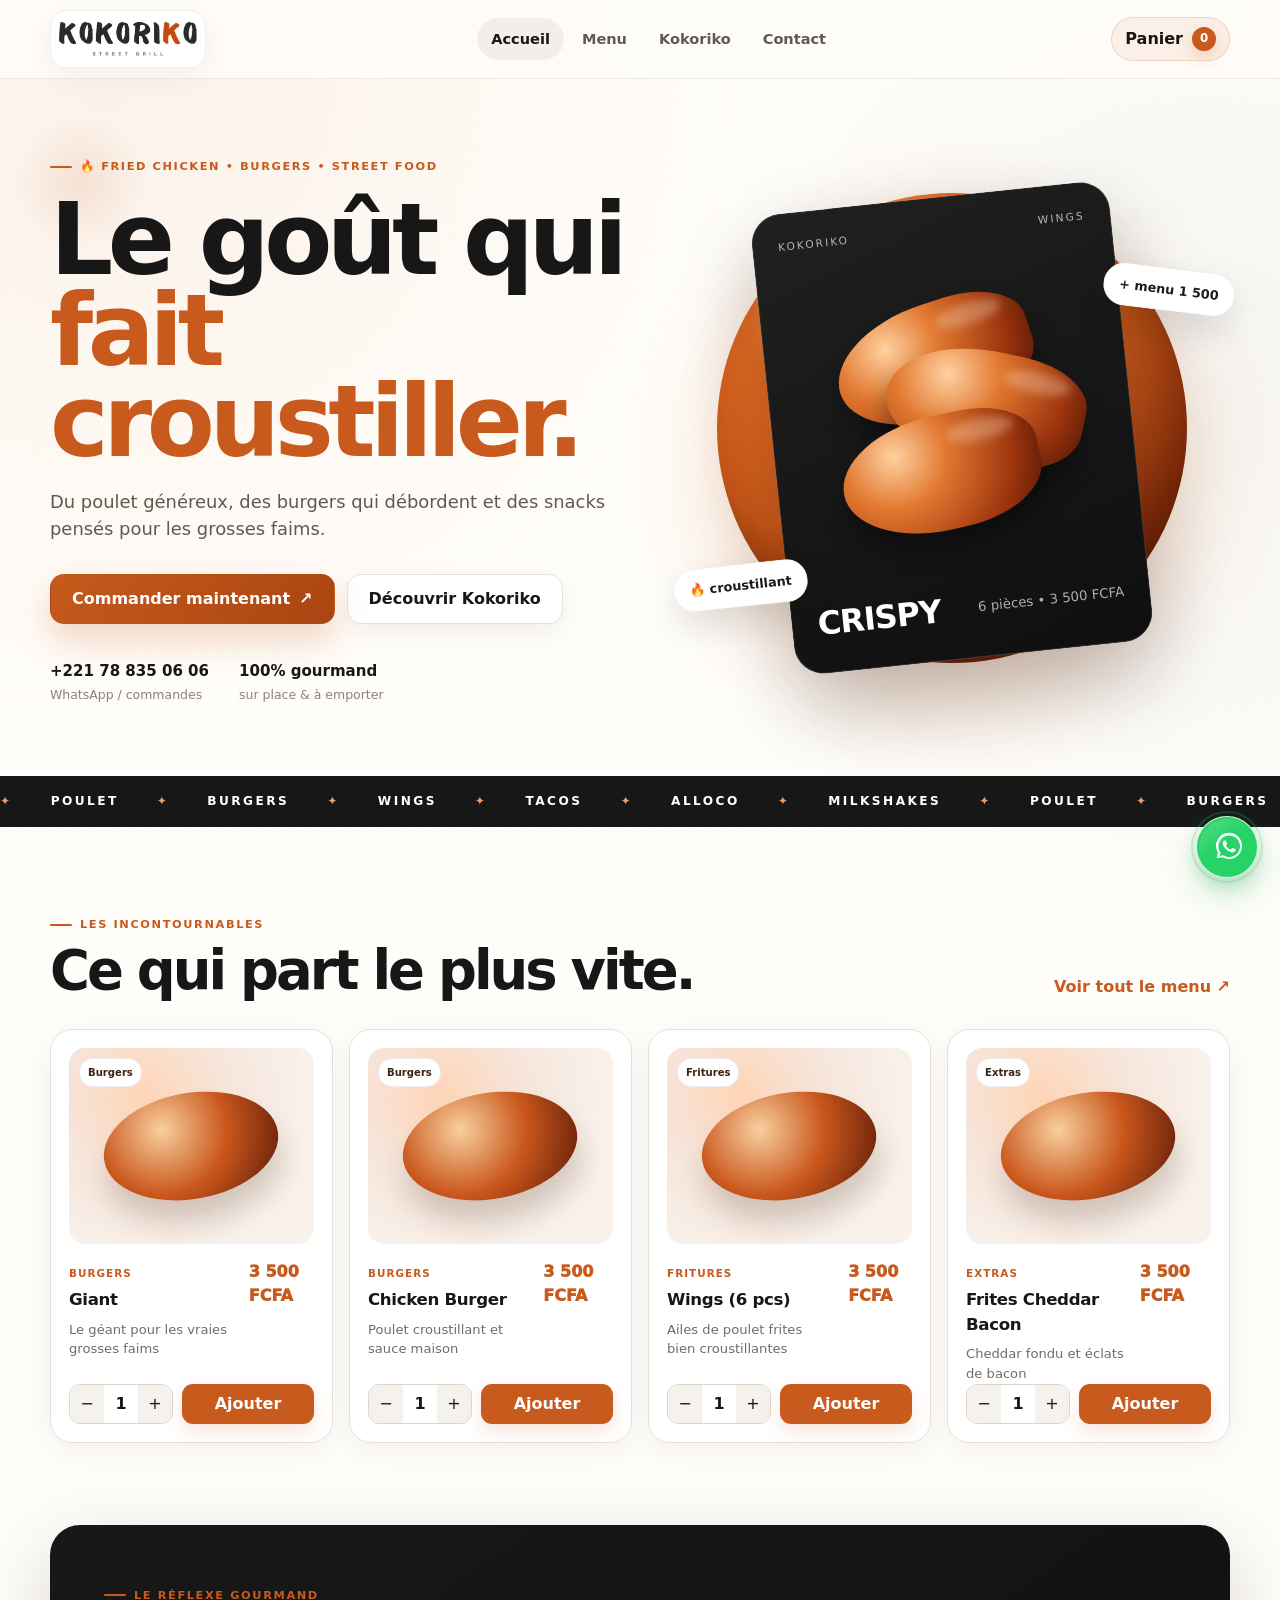
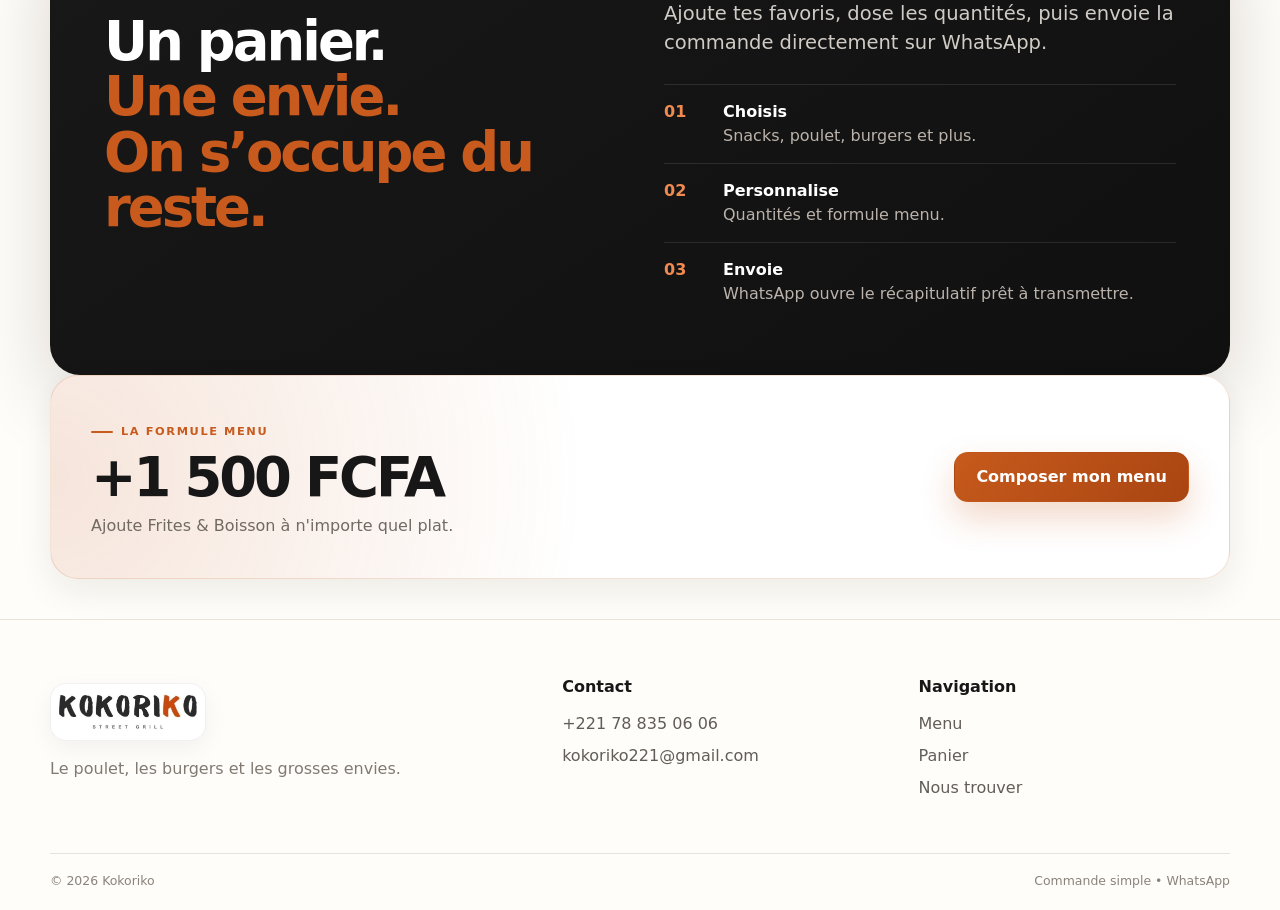
<file: index.html>
<!doctype html><html lang="fr"><head><meta charset="utf-8"><meta name="viewport" content="width=device-width, initial-scale=1"><meta name="description" content="Kokoriko — poulet, burgers, snacks et accompagnements. Commandez en ligne et envoyez votre panier par WhatsApp."><meta name="theme-color" content="#c75a1c"><meta name="color-scheme" content="light"><link rel="manifest" href="manifest.json"><link rel="icon" href="assets/icon-192.png"><link rel="apple-touch-icon" href="assets/icon-192.png"><title>Kokoriko — Le goût qui fait croustiller</title><link rel="preload" as="image" href="assets/logokok-cropped.webp"><link rel="stylesheet" href="styles.css"><script defer src="js/menuData.js"></script><script defer src="js/app.js"></script></head><body data-page="home"><div class="site-loader" data-site-loader aria-hidden="true">
  <div class="loader-mark">
    <img src="assets/logokok-cropped.webp" alt="">
    <span class="loader-line"></span>
  </div>
  <span class="loader-caption">STREET GRILL • DAKAR</span>
</div><div class="noise" aria-hidden="true"></div><header class="site-header">
  <a class="brand" href="index.html" aria-label="Kokoriko, accueil">
    <span class="brand-mark"><img src="assets/logokok-cropped.webp" alt="Kokoriko Street Grill" onerror="this.style.display='none'"><span>K</span></span>
  </a>
  <nav class="main-nav" aria-label="Navigation principale">
    <a class="nav-link is-active" href="index.html">Accueil</a>
    <a class="nav-link " href="menu.html">Menu</a>
    <a class="nav-link " href="a-propos.html">Kokoriko</a>
    <a class="nav-link " href="contact.html">Contact</a>
  </nav>
  <a class="cart-pill" href="panier.html" aria-label="Voir le panier"><span>Panier</span><b data-cart-count>0</b></a>
  <button class="menu-toggle" type="button" aria-label="Ouvrir le menu" data-menu-toggle>☰</button>
  <nav class="mobile-nav" aria-label="Navigation mobile">
    <a class="is-active" href="index.html">Accueil</a><a class="" href="menu.html">Menu</a><a class="" href="a-propos.html">Kokoriko</a><a class="" href="contact.html">Contact</a><a href="panier.html">Panier (<span data-cart-count>0</span>)</a>
  </nav>
</header><main><section class="hero shell"><div class="hero-copy reveal"><span class="eyebrow">🔥 Fried chicken • burgers • street food</span><h1>Le goût qui<br><em>fait croustiller.</em></h1><p>Du poulet généreux, des burgers qui débordent et des snacks pensés pour les grosses faims.</p><div class="hero-actions"><a class="btn btn-primary" href="menu.html">Commander maintenant <span>↗</span></a><a class="btn btn-ghost" href="a-propos.html">Découvrir Kokoriko</a></div><div class="hero-meta"><span><b>+221 78 835 06 06</b><small>WhatsApp / commandes</small></span><span><b>100% gourmand</b><small>sur place & à emporter</small></span></div></div><div class="hero-art reveal reveal-delay" aria-label="Illustration Kokoriko"><div class="sun-disc"></div><div class="chicken-card"><div class="card-top"><span>KOKORIKO</span><span>WINGS</span></div><div class="food-stack"><div class="wing wing-1"></div><div class="wing wing-2"></div><div class="wing wing-3"></div></div><div class="card-bottom"><strong>CRISPY</strong><small>6 pièces • 3 500 FCFA</small></div></div><div class="floating-note note-1">🔥 croustillant</div><div class="floating-note note-2">+ menu 1 500</div></div></section><section class="marquee" aria-label="Spécialités Kokoriko"><div><span>POULET</span><span>BURGERS</span><span>WINGS</span><span>TACOS</span><span>ALLOCO</span><span>MILKSHAKES</span><span>POULET</span><span>BURGERS</span></div></section><section class="section shell"><div class="section-head"><div><span class="eyebrow">Les incontournables</span><h2>Ce qui part le plus vite.</h2></div><a class="text-link" href="menu.html">Voir tout le menu ↗</a></div><div class="product-grid" data-featured></div></section><section class="section dark-panel shell"><div class="story-grid"><div><span class="eyebrow">Le réflexe gourmand</span><h2>Un panier.<br><em>Une envie.<br>On s’occupe du reste.</em></h2></div><div><p class="lead">Ajoute tes favoris, dose les quantités, puis envoie la commande directement sur WhatsApp.</p><div class="feature-list"><div><span>01</span><p><strong>Choisis</strong><br>Snacks, poulet, burgers et plus.</p></div><div><span>02</span><p><strong>Personnalise</strong><br>Quantités et formule menu.</p></div><div><span>03</span><p><strong>Envoie</strong><br>WhatsApp ouvre le récapitulatif prêt à transmettre.</p></div></div></div></div></section><section class="section shell cta-banner"><div><span class="eyebrow">La formule menu</span><h2>+1 500 FCFA</h2><p>Ajoute Frites & Boisson à n'importe quel plat.</p></div><a class="btn btn-primary" href="menu.html">Composer mon menu</a></section></main><footer class="site-footer"><div class="shell footer-grid"><div><a class="brand" href="index.html"><span class="brand-mark"><img src="assets/logokok-cropped.webp" alt="Kokoriko Street Grill" onerror="this.style.display='none'"><span>K</span></span></a><p>Le poulet, les burgers et les grosses envies.</p></div><div><span class="footer-label">Contact</span><a href="tel:+221788350606">+221 78 835 06 06</a><a href="mailto:kokoriko221@gmail.com">kokoriko221@gmail.com</a></div><div><span class="footer-label">Navigation</span><a href="menu.html">Menu</a><a href="panier.html">Panier</a><a href="contact.html">Nous trouver</a></div></div><div class="shell footer-bottom"><span>© <span data-year></span> Kokoriko</span><span>Commande simple • WhatsApp</span></div></footer></body></html>
</file>
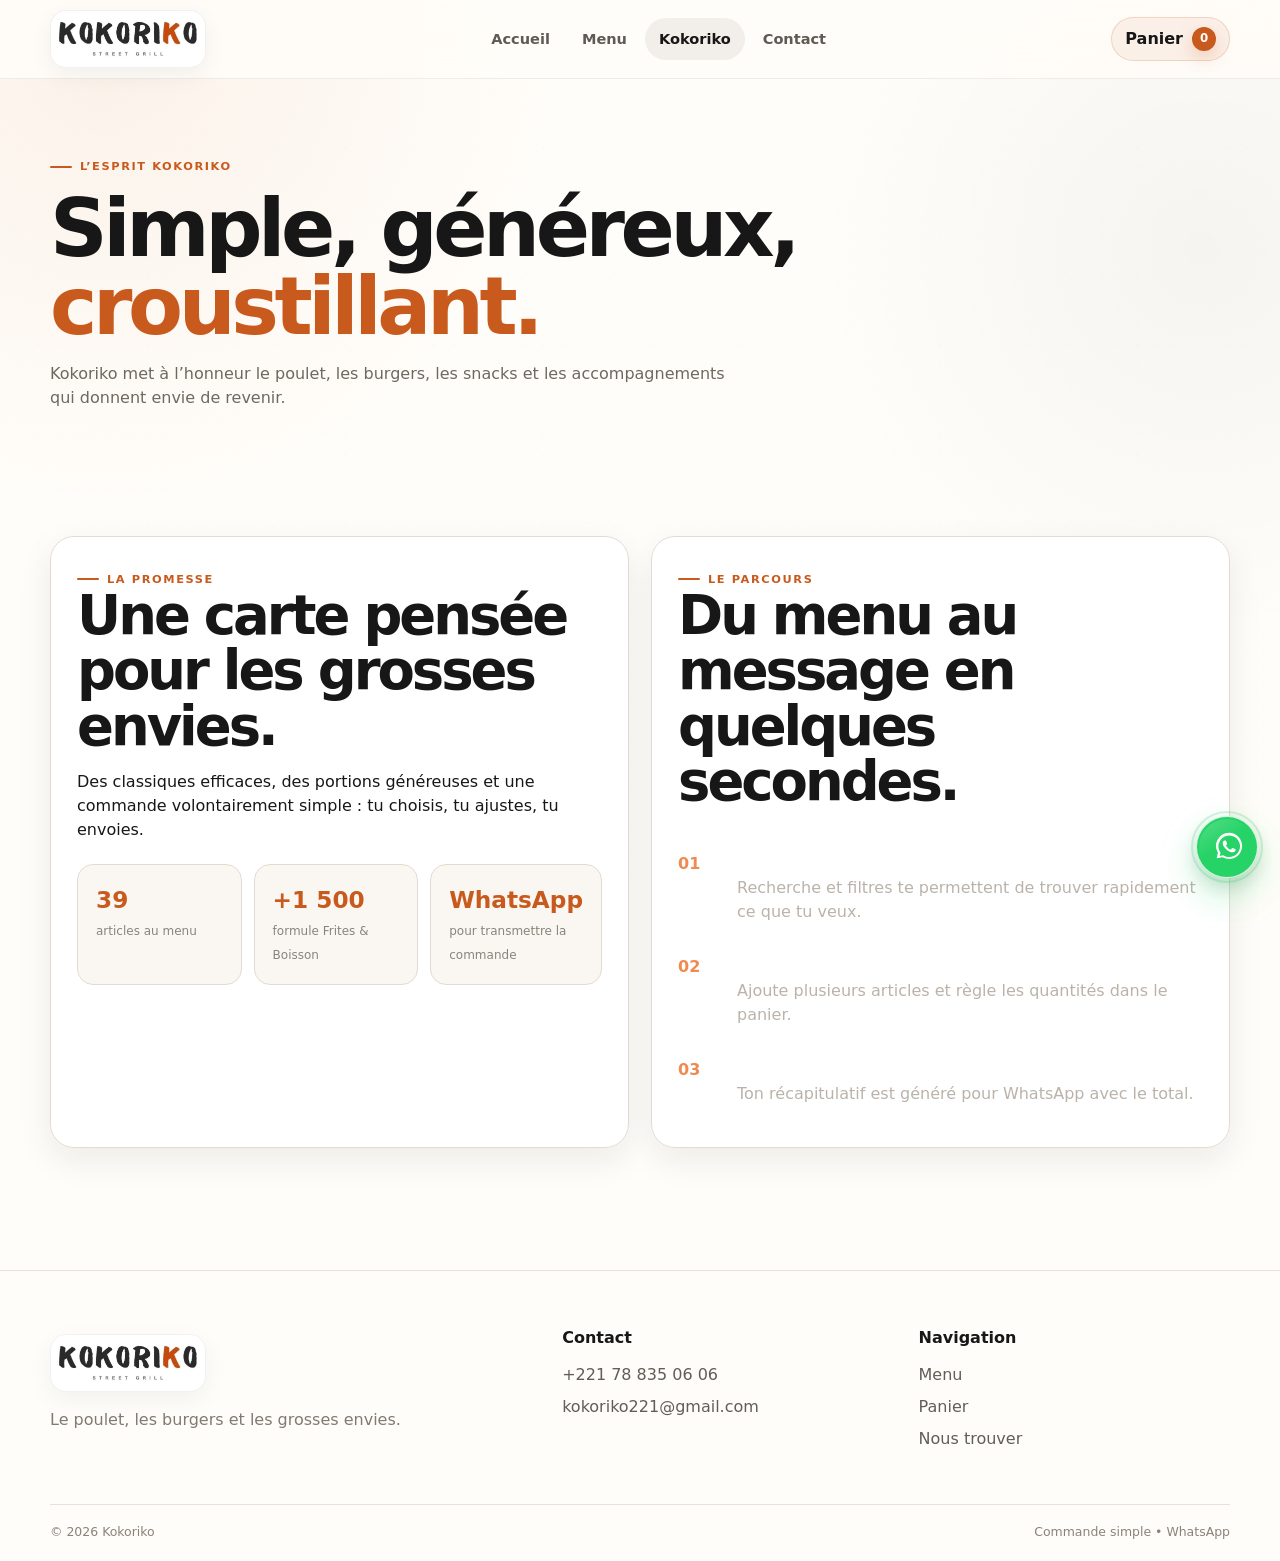
<file: a-propos.html>
<!doctype html><html lang="fr"><head><meta charset="utf-8"><meta name="viewport" content="width=device-width, initial-scale=1"><meta name="description" content="Kokoriko — poulet, burgers, snacks et accompagnements. Commandez en ligne et envoyez votre panier par WhatsApp."><meta name="theme-color" content="#c75a1c"><meta name="color-scheme" content="light"><link rel="manifest" href="manifest.json"><link rel="icon" href="assets/icon-192.png"><link rel="apple-touch-icon" href="assets/icon-192.png"><title>Kokoriko — À propos</title><link rel="preload" as="image" href="assets/logokok-cropped.webp"><link rel="stylesheet" href="styles.css"><script defer src="js/menuData.js"></script><script defer src="js/app.js"></script></head><body data-page="about"><div class="site-loader" data-site-loader aria-hidden="true">
  <div class="loader-mark">
    <img src="assets/logokok-cropped.webp" alt="">
    <span class="loader-line"></span>
  </div>
  <span class="loader-caption">STREET GRILL • DAKAR</span>
</div><div class="noise" aria-hidden="true"></div><header class="site-header">
  <a class="brand" href="index.html" aria-label="Kokoriko, accueil">
    <span class="brand-mark"><img src="assets/logokok-cropped.webp" alt="Kokoriko Street Grill" onerror="this.style.display='none'"><span>K</span></span>
  </a>
  <nav class="main-nav" aria-label="Navigation principale">
    <a class="nav-link " href="index.html">Accueil</a>
    <a class="nav-link " href="menu.html">Menu</a>
    <a class="nav-link is-active" href="a-propos.html">Kokoriko</a>
    <a class="nav-link " href="contact.html">Contact</a>
  </nav>
  <a class="cart-pill" href="panier.html" aria-label="Voir le panier"><span>Panier</span><b data-cart-count>0</b></a>
  <button class="menu-toggle" type="button" aria-label="Ouvrir le menu" data-menu-toggle>☰</button>
  <nav class="mobile-nav" aria-label="Navigation mobile">
    <a class="" href="index.html">Accueil</a><a class="" href="menu.html">Menu</a><a class="is-active" href="a-propos.html">Kokoriko</a><a class="" href="contact.html">Contact</a><a href="panier.html">Panier (<span data-cart-count>0</span>)</a>
  </nav>
</header><main><section class="page-hero shell"><span class="eyebrow">L’esprit Kokoriko</span><h1>Simple, généreux,<br><em>croustillant.</em></h1><p>Kokoriko met à l’honneur le poulet, les burgers, les snacks et les accompagnements qui donnent envie de revenir.</p></section><section class="section shell"><div class="about-grid"><article class="about-card"><span class="eyebrow">La promesse</span><h2>Une carte pensée pour les grosses envies.</h2><p>Des classiques efficaces, des portions généreuses et une commande volontairement simple : tu choisis, tu ajustes, tu envoies.</p><div class="stat-grid"><div class="stat"><strong>39</strong><span>articles au menu</span></div><div class="stat"><strong>+1 500</strong><span>formule Frites & Boisson</span></div><div class="stat"><strong>WhatsApp</strong><span>pour transmettre la commande</span></div></div></article><article class="about-card"><span class="eyebrow">Le parcours</span><h2>Du menu au message en quelques secondes.</h2><div class="feature-list"><div><span>01</span><p><strong>Explore</strong><br>Recherche et filtres te permettent de trouver rapidement ce que tu veux.</p></div><div><span>02</span><p><strong>Compose</strong><br>Ajoute plusieurs articles et règle les quantités dans le panier.</p></div><div><span>03</span><p><strong>Commande</strong><br>Ton récapitulatif est généré pour WhatsApp avec le total.</p></div></div></article></div></section></main><footer class="site-footer"><div class="shell footer-grid"><div><a class="brand" href="index.html"><span class="brand-mark"><img src="assets/logokok-cropped.webp" alt="Kokoriko Street Grill" onerror="this.style.display='none'"><span>K</span></span></a><p>Le poulet, les burgers et les grosses envies.</p></div><div><span class="footer-label">Contact</span><a href="tel:+221788350606">+221 78 835 06 06</a><a href="mailto:kokoriko221@gmail.com">kokoriko221@gmail.com</a></div><div><span class="footer-label">Navigation</span><a href="menu.html">Menu</a><a href="panier.html">Panier</a><a href="contact.html">Nous trouver</a></div></div><div class="shell footer-bottom"><span>© <span data-year></span> Kokoriko</span><span>Commande simple • WhatsApp</span></div></footer></body></html>
</file>
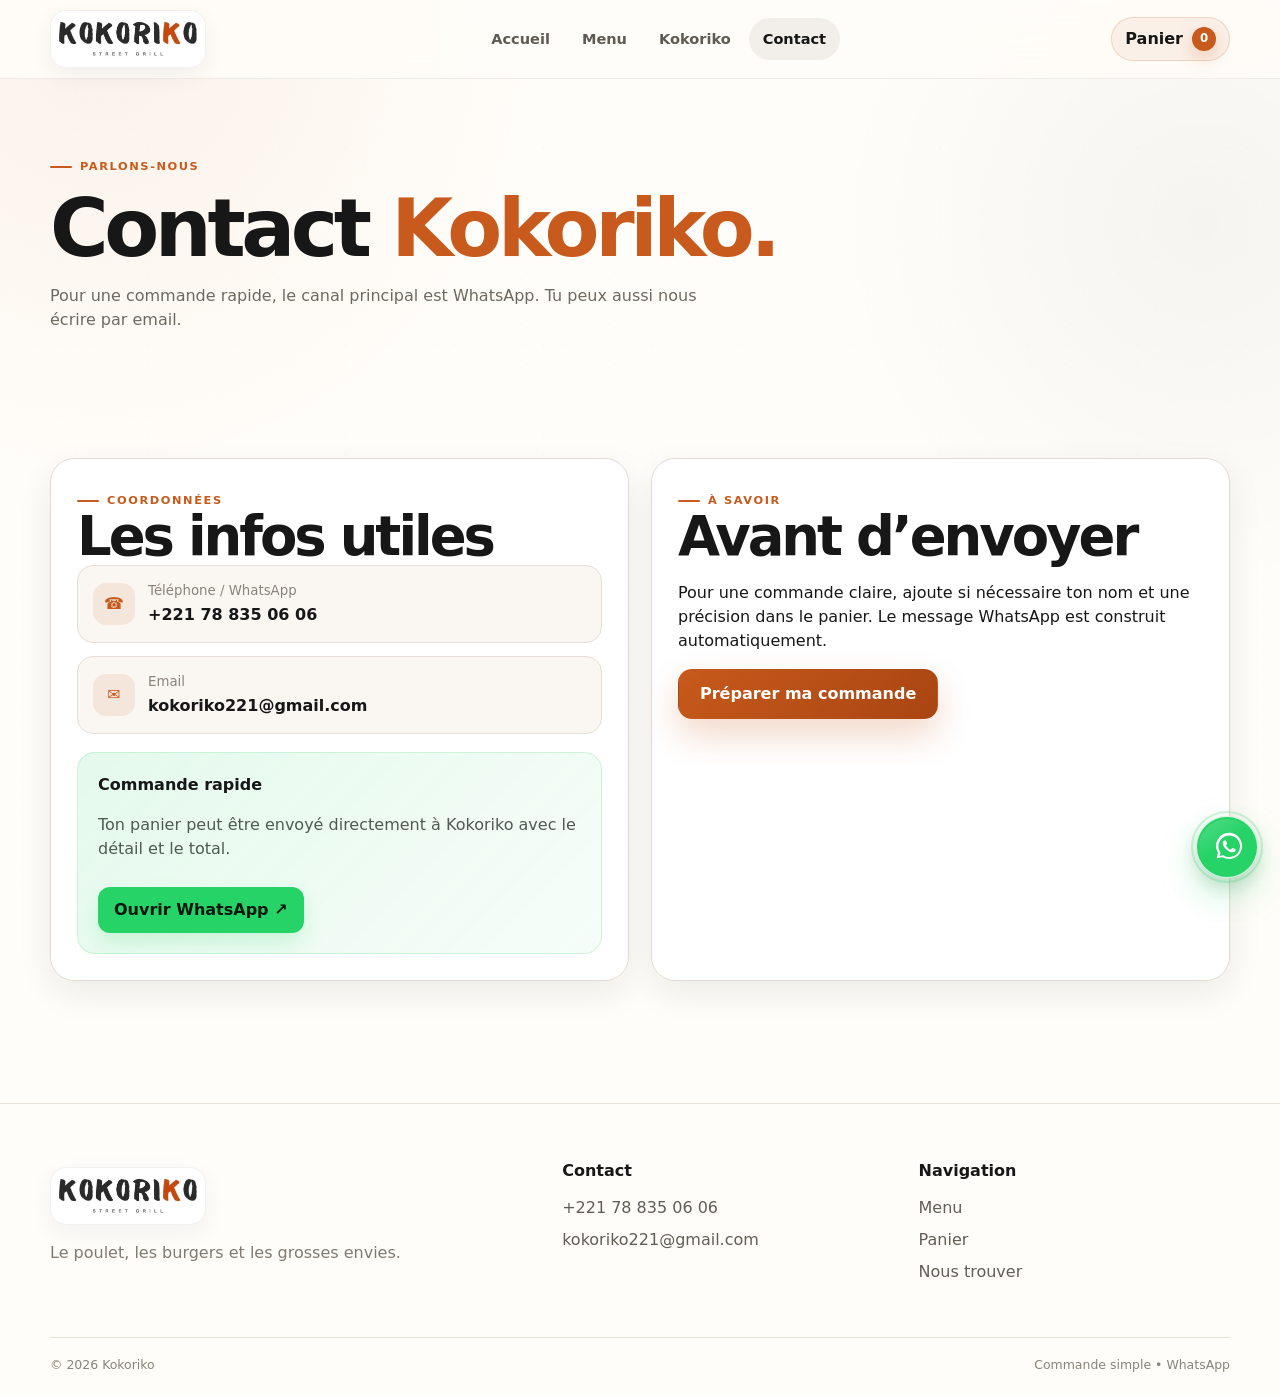
<file: contact.html>
<!doctype html><html lang="fr"><head><meta charset="utf-8"><meta name="viewport" content="width=device-width, initial-scale=1"><meta name="description" content="Kokoriko — poulet, burgers, snacks et accompagnements. Commandez en ligne et envoyez votre panier par WhatsApp."><meta name="theme-color" content="#c75a1c"><meta name="color-scheme" content="light"><link rel="manifest" href="manifest.json"><link rel="icon" href="assets/icon-192.png"><link rel="apple-touch-icon" href="assets/icon-192.png"><title>Kokoriko — Contact</title><link rel="preload" as="image" href="assets/logokok-cropped.webp"><link rel="stylesheet" href="styles.css"><script defer src="js/menuData.js"></script><script defer src="js/app.js"></script></head><body data-page="contact"><div class="site-loader" data-site-loader aria-hidden="true">
  <div class="loader-mark">
    <img src="assets/logokok-cropped.webp" alt="">
    <span class="loader-line"></span>
  </div>
  <span class="loader-caption">STREET GRILL • DAKAR</span>
</div><div class="noise" aria-hidden="true"></div><header class="site-header">
  <a class="brand" href="index.html" aria-label="Kokoriko, accueil">
    <span class="brand-mark"><img src="assets/logokok-cropped.webp" alt="Kokoriko Street Grill" onerror="this.style.display='none'"><span>K</span></span>
  </a>
  <nav class="main-nav" aria-label="Navigation principale">
    <a class="nav-link " href="index.html">Accueil</a>
    <a class="nav-link " href="menu.html">Menu</a>
    <a class="nav-link " href="a-propos.html">Kokoriko</a>
    <a class="nav-link is-active" href="contact.html">Contact</a>
  </nav>
  <a class="cart-pill" href="panier.html" aria-label="Voir le panier"><span>Panier</span><b data-cart-count>0</b></a>
  <button class="menu-toggle" type="button" aria-label="Ouvrir le menu" data-menu-toggle>☰</button>
  <nav class="mobile-nav" aria-label="Navigation mobile">
    <a class="" href="index.html">Accueil</a><a class="" href="menu.html">Menu</a><a class="" href="a-propos.html">Kokoriko</a><a class="is-active" href="contact.html">Contact</a><a href="panier.html">Panier (<span data-cart-count>0</span>)</a>
  </nav>
</header><main><section class="page-hero shell"><span class="eyebrow">Parlons-nous</span><h1>Contact <em>Kokoriko.</em></h1><p>Pour une commande rapide, le canal principal est WhatsApp. Tu peux aussi nous écrire par email.</p></section><section class="section shell"><div class="contact-grid"><article class="contact-card"><span class="eyebrow">Coordonnées</span><h2>Les infos utiles</h2><div class="contact-list"><div class="contact-item"><div class="contact-icon">☎</div><div><small>Téléphone / WhatsApp</small><strong><a href="tel:+221788350606">+221 78 835 06 06</a></strong></div></div><div class="contact-item"><div class="contact-icon">✉</div><div><small>Email</small><strong><a href="mailto:kokoriko221@gmail.com">kokoriko221@gmail.com</a></strong></div></div></div><div class="whatsapp-box"><strong>Commande rapide</strong><p>Ton panier peut être envoyé directement à Kokoriko avec le détail et le total.</p><a class="wa-btn" href="https://wa.me/221788350606" target="_blank" rel="noopener noreferrer">Ouvrir WhatsApp ↗</a></div></article><article class="contact-card"><span class="eyebrow">À savoir</span><h2>Avant d’envoyer</h2><p>Pour une commande claire, ajoute si nécessaire ton nom et une précision dans le panier. Le message WhatsApp est construit automatiquement.</p><a class="btn btn-primary" href="panier.html">Préparer ma commande</a></article></div></section></main><footer class="site-footer"><div class="shell footer-grid"><div><a class="brand" href="index.html"><span class="brand-mark"><img src="assets/logokok-cropped.webp" alt="Kokoriko Street Grill" onerror="this.style.display='none'"><span>K</span></span></a><p>Le poulet, les burgers et les grosses envies.</p></div><div><span class="footer-label">Contact</span><a href="tel:+221788350606">+221 78 835 06 06</a><a href="mailto:kokoriko221@gmail.com">kokoriko221@gmail.com</a></div><div><span class="footer-label">Navigation</span><a href="menu.html">Menu</a><a href="panier.html">Panier</a><a href="contact.html">Nous trouver</a></div></div><div class="shell footer-bottom"><span>© <span data-year></span> Kokoriko</span><span>Commande simple • WhatsApp</span></div></footer></body></html>
</file>
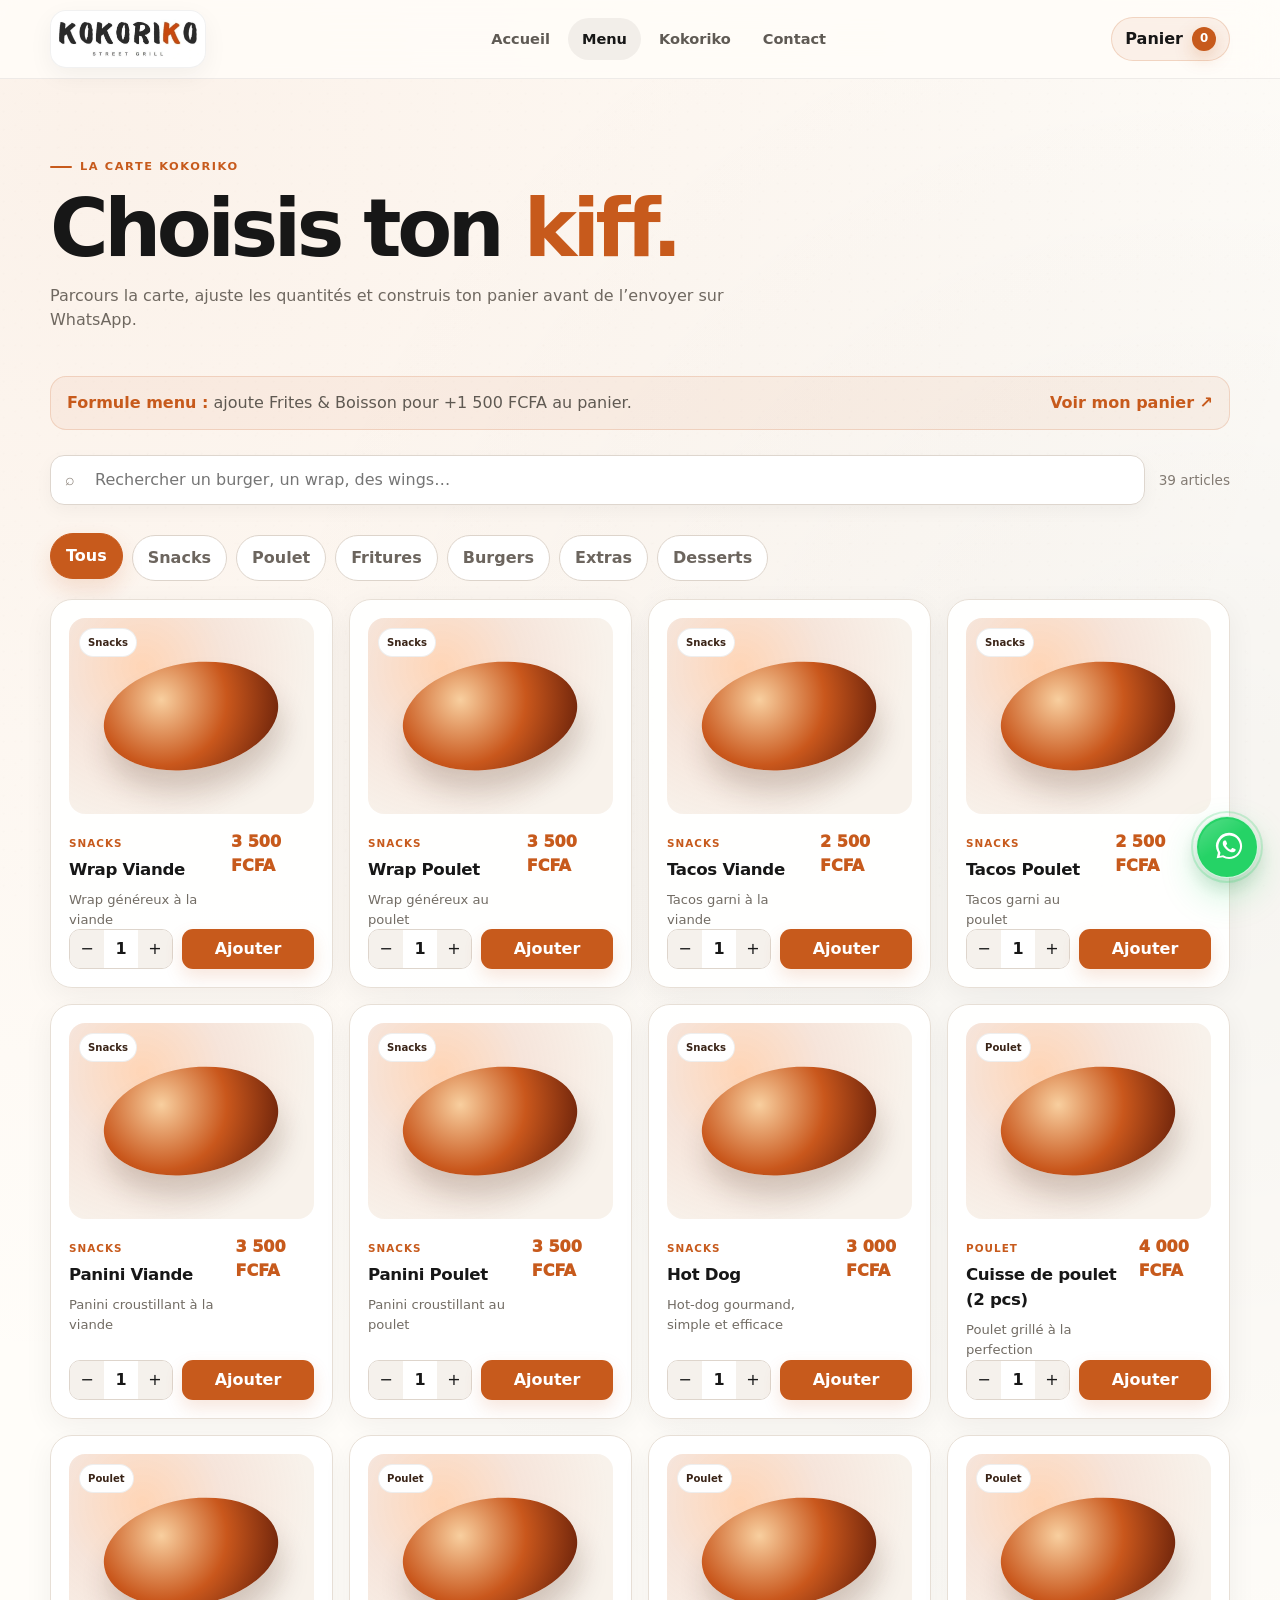
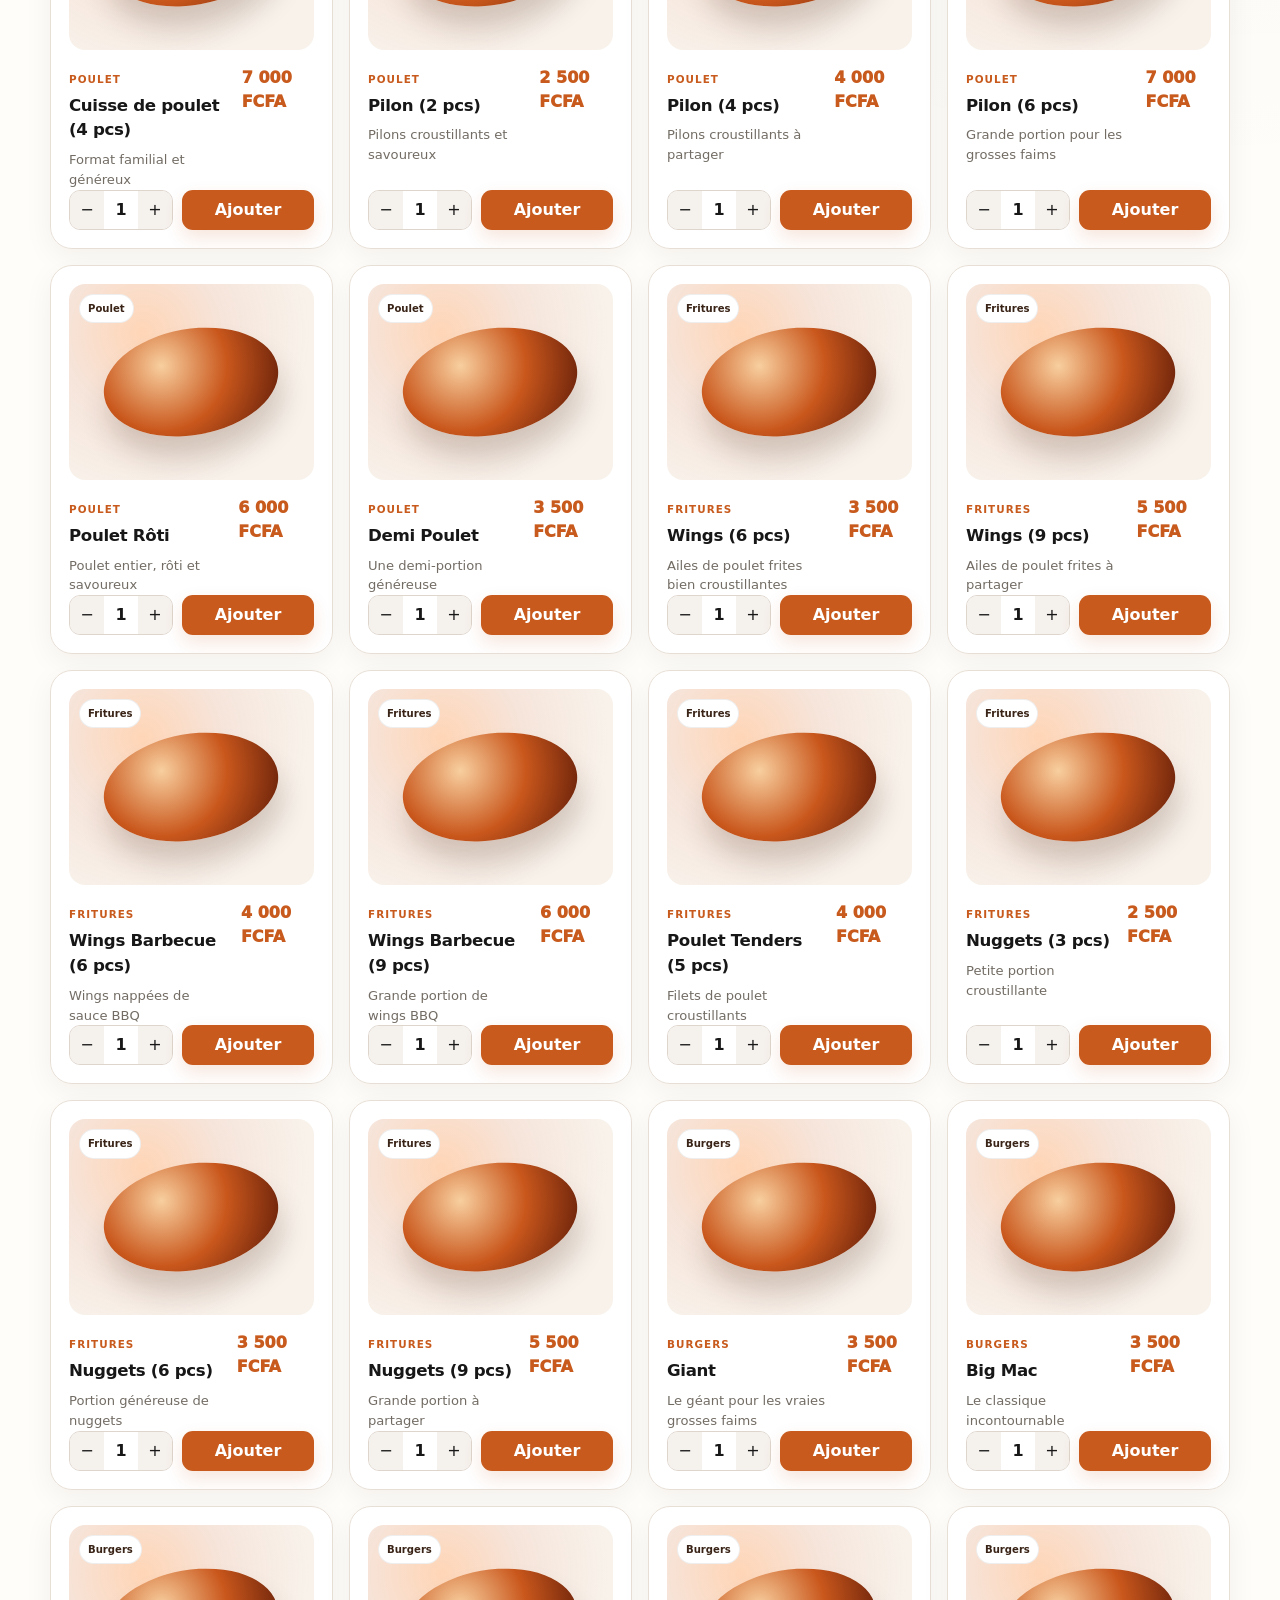
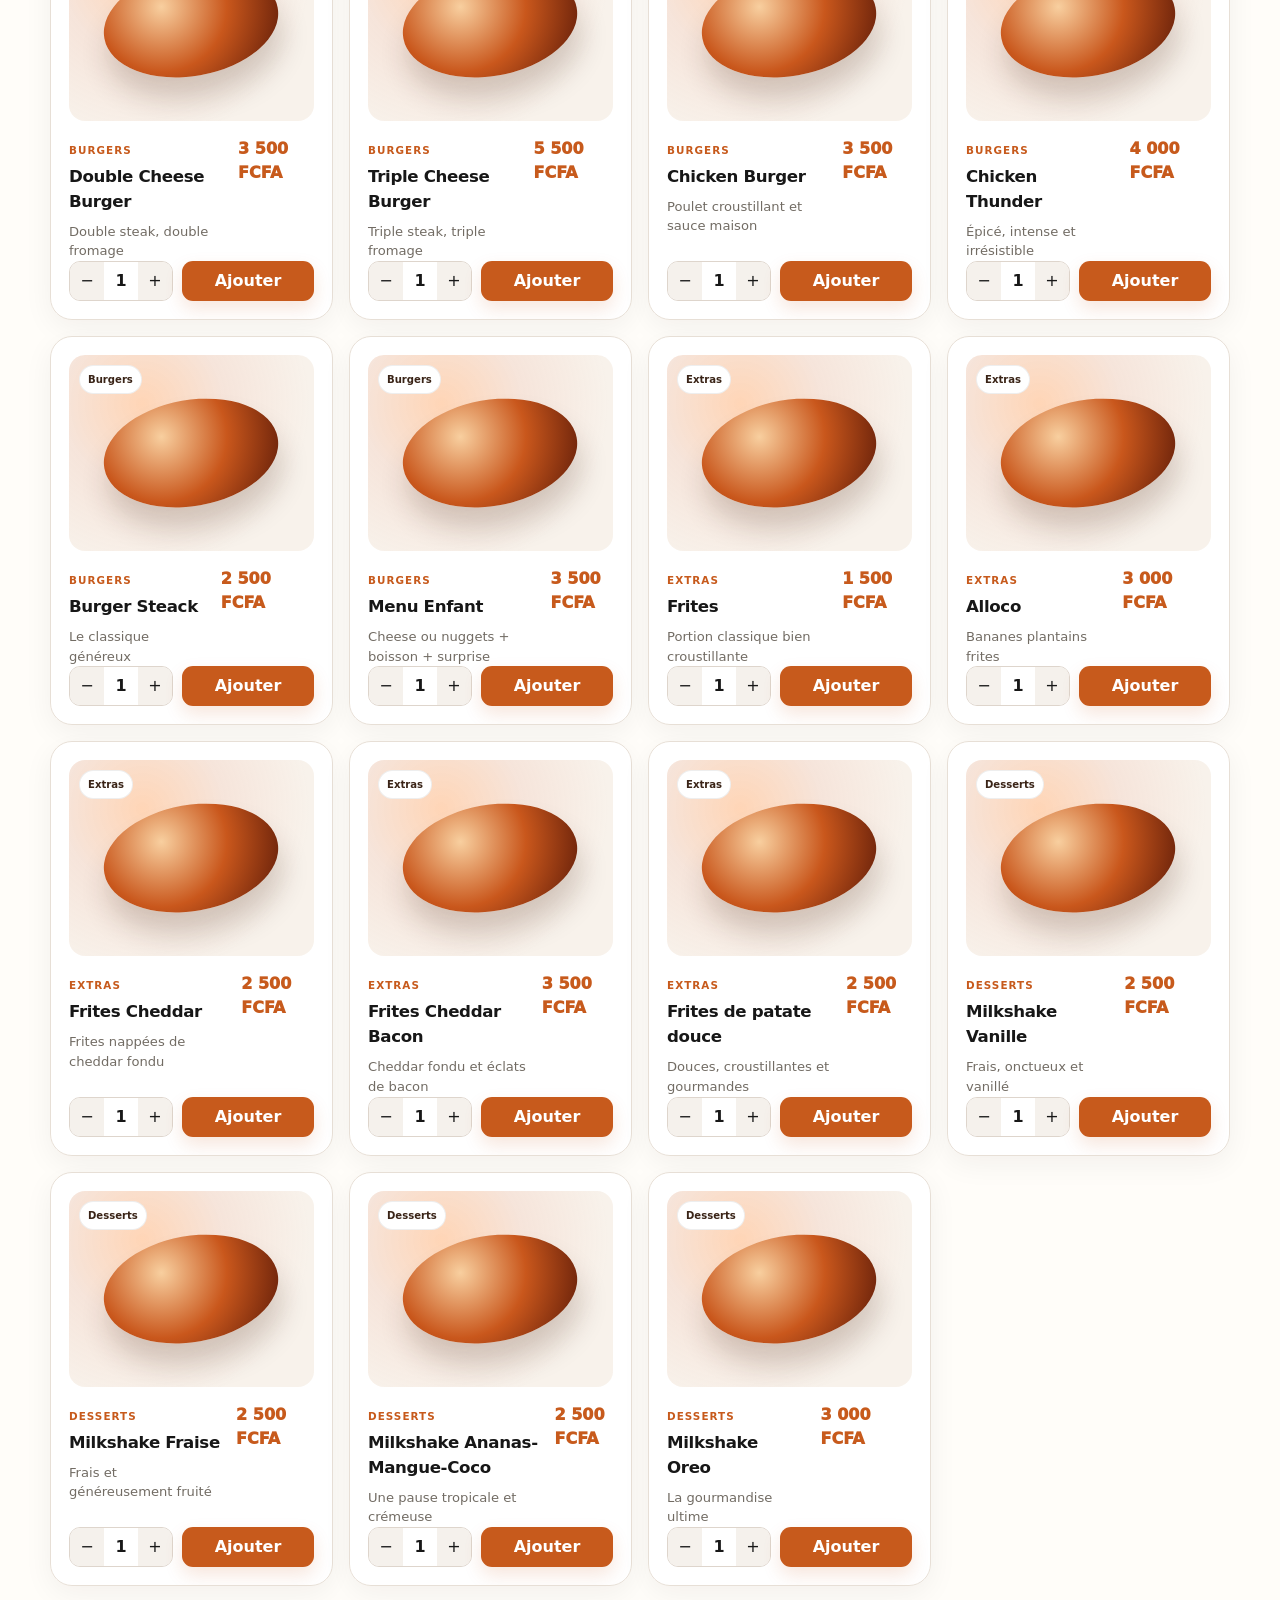
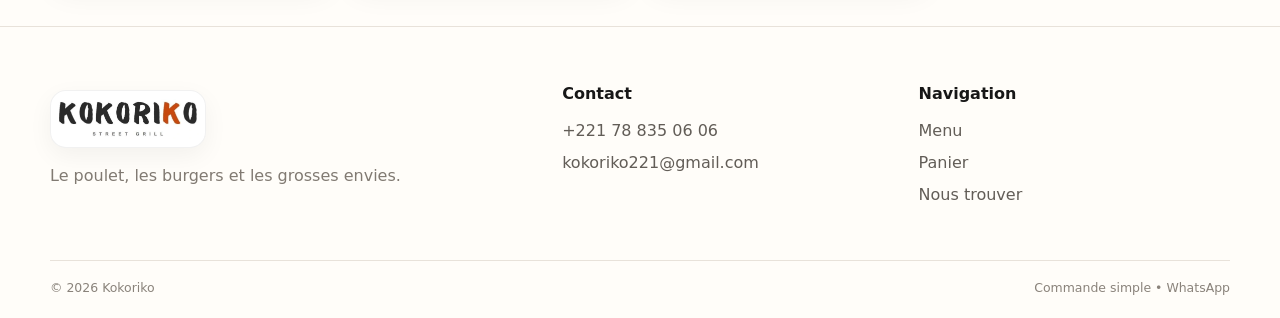
<file: menu.html>
<!doctype html><html lang="fr"><head><meta charset="utf-8"><meta name="viewport" content="width=device-width, initial-scale=1"><meta name="description" content="Kokoriko — poulet, burgers, snacks et accompagnements. Commandez en ligne et envoyez votre panier par WhatsApp."><meta name="theme-color" content="#c75a1c"><meta name="color-scheme" content="light"><link rel="manifest" href="manifest.json"><link rel="icon" href="assets/icon-192.png"><link rel="apple-touch-icon" href="assets/icon-192.png"><title>Kokoriko — La Carte</title><link rel="preload" as="image" href="assets/logokok-cropped.webp"><link rel="stylesheet" href="styles.css"><script defer src="js/menuData.js"></script><script defer src="js/app.js"></script></head><body data-page="menu"><div class="site-loader" data-site-loader aria-hidden="true">
  <div class="loader-mark">
    <img src="assets/logokok-cropped.webp" alt="">
    <span class="loader-line"></span>
  </div>
  <span class="loader-caption">STREET GRILL • DAKAR</span>
</div><div class="noise" aria-hidden="true"></div><header class="site-header">
  <a class="brand" href="index.html" aria-label="Kokoriko, accueil">
    <span class="brand-mark"><img src="assets/logokok-cropped.webp" alt="Kokoriko Street Grill" onerror="this.style.display='none'"><span>K</span></span>
  </a>
  <nav class="main-nav" aria-label="Navigation principale">
    <a class="nav-link " href="index.html">Accueil</a>
    <a class="nav-link is-active" href="menu.html">Menu</a>
    <a class="nav-link " href="a-propos.html">Kokoriko</a>
    <a class="nav-link " href="contact.html">Contact</a>
  </nav>
  <a class="cart-pill" href="panier.html" aria-label="Voir le panier"><span>Panier</span><b data-cart-count>0</b></a>
  <button class="menu-toggle" type="button" aria-label="Ouvrir le menu" data-menu-toggle>☰</button>
  <nav class="mobile-nav" aria-label="Navigation mobile">
    <a class="" href="index.html">Accueil</a><a class="is-active" href="menu.html">Menu</a><a class="" href="a-propos.html">Kokoriko</a><a class="" href="contact.html">Contact</a><a href="panier.html">Panier (<span data-cart-count>0</span>)</a>
  </nav>
</header><main><section class="page-hero shell"><span class="eyebrow">La carte Kokoriko</span><h1>Choisis ton <em>kiff.</em></h1><p>Parcours la carte, ajuste les quantités et construis ton panier avant de l’envoyer sur WhatsApp.</p></section><section class="shell"><div class="formula-note"><span><strong>Formule menu :</strong> ajoute Frites & Boisson pour +1 500 FCFA au panier.</span><a class="text-link" href="panier.html">Voir mon panier ↗</a></div><div class="menu-tools"><label class="search-box"><span>⌕</span><input id="menu-search" type="search" placeholder="Rechercher un burger, un wrap, des wings…" autocomplete="off"></label><span class="results-count" data-results-count></span></div><div class="filters" id="filters" aria-label="Filtrer la carte"></div><div id="menu-grid" class="product-grid"></div></section></main><footer class="site-footer"><div class="shell footer-grid"><div><a class="brand" href="index.html"><span class="brand-mark"><img src="assets/logokok-cropped.webp" alt="Kokoriko Street Grill" onerror="this.style.display='none'"><span>K</span></span></a><p>Le poulet, les burgers et les grosses envies.</p></div><div><span class="footer-label">Contact</span><a href="tel:+221788350606">+221 78 835 06 06</a><a href="mailto:kokoriko221@gmail.com">kokoriko221@gmail.com</a></div><div><span class="footer-label">Navigation</span><a href="menu.html">Menu</a><a href="panier.html">Panier</a><a href="contact.html">Nous trouver</a></div></div><div class="shell footer-bottom"><span>© <span data-year></span> Kokoriko</span><span>Commande simple • WhatsApp</span></div></footer></body></html>
</file>
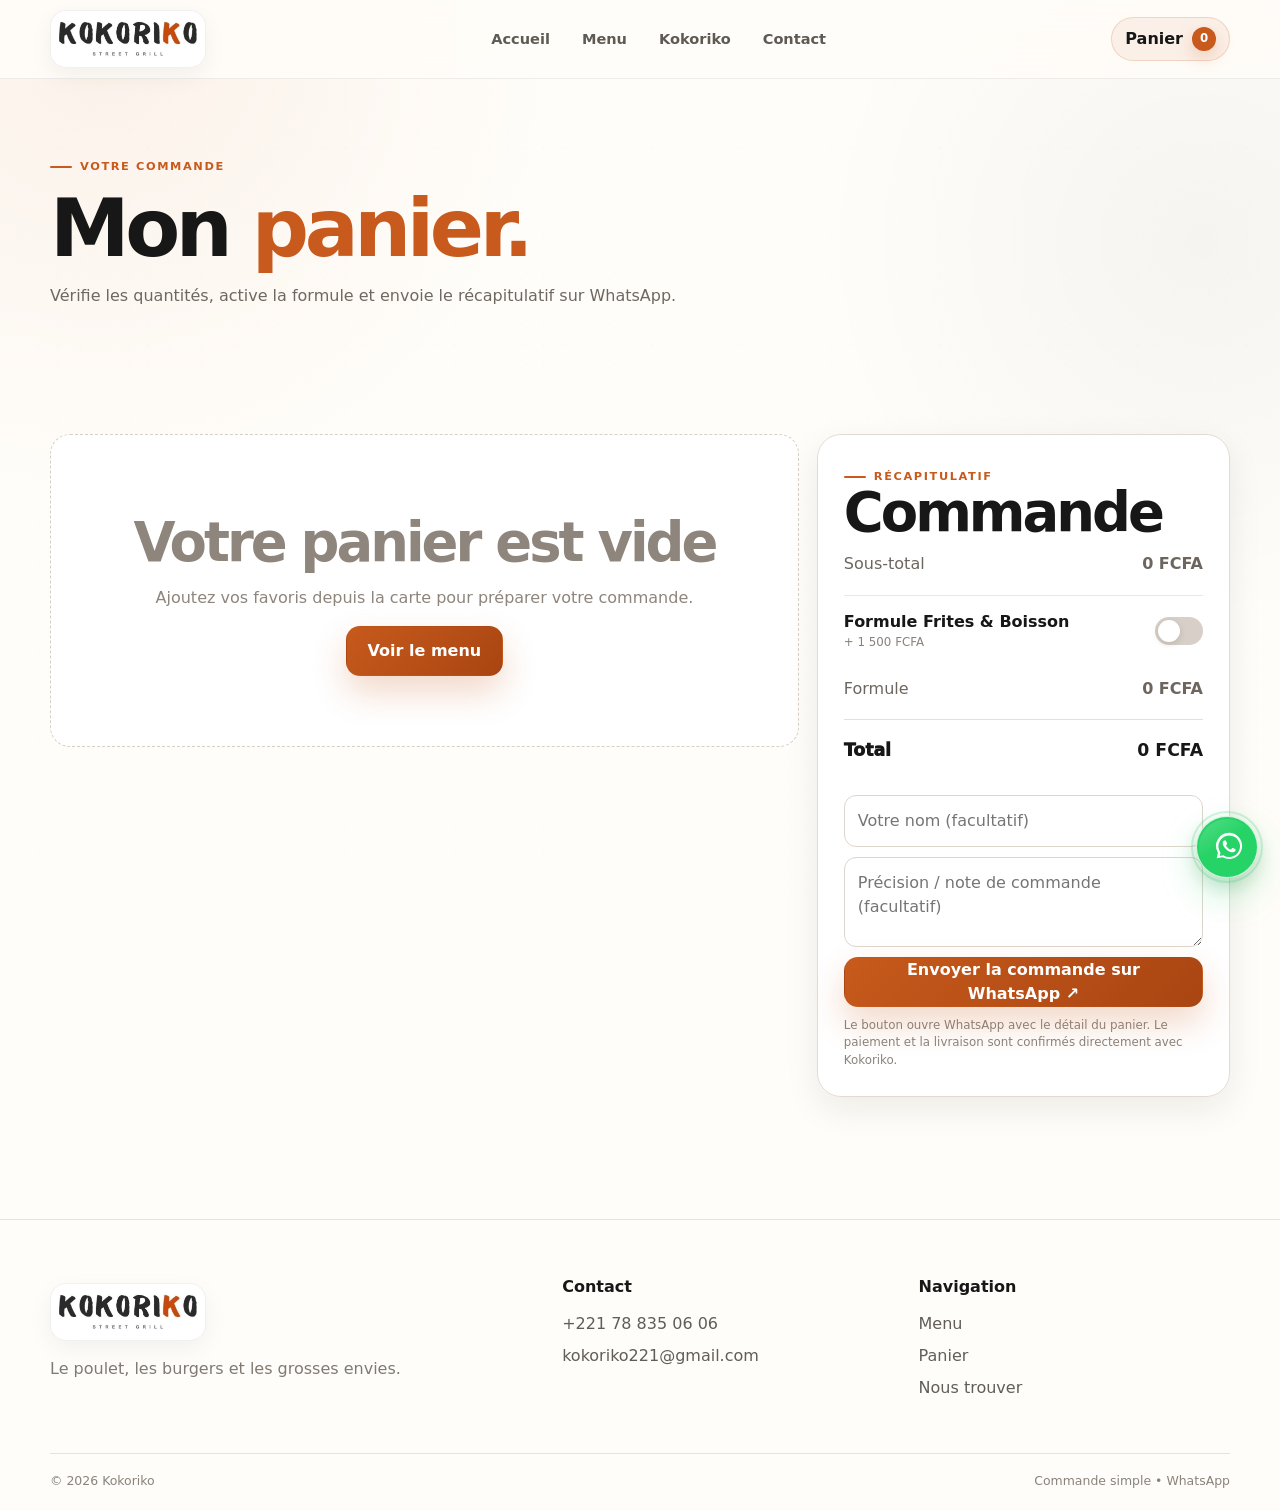
<file: panier.html>
<!doctype html><html lang="fr"><head><meta charset="utf-8"><meta name="viewport" content="width=device-width, initial-scale=1"><meta name="description" content="Kokoriko — poulet, burgers, snacks et accompagnements. Commandez en ligne et envoyez votre panier par WhatsApp."><meta name="theme-color" content="#c75a1c"><meta name="color-scheme" content="light"><link rel="manifest" href="manifest.json"><link rel="icon" href="assets/icon-192.png"><link rel="apple-touch-icon" href="assets/icon-192.png"><title>Kokoriko — Mon Panier</title><link rel="preload" as="image" href="assets/logokok-cropped.webp"><link rel="stylesheet" href="styles.css"><script defer src="js/menuData.js"></script><script defer src="js/app.js"></script></head><body data-page=""><div class="site-loader" data-site-loader aria-hidden="true">
  <div class="loader-mark">
    <img src="assets/logokok-cropped.webp" alt="">
    <span class="loader-line"></span>
  </div>
  <span class="loader-caption">STREET GRILL • DAKAR</span>
</div><div class="noise" aria-hidden="true"></div><header class="site-header">
  <a class="brand" href="index.html" aria-label="Kokoriko, accueil">
    <span class="brand-mark"><img src="assets/logokok-cropped.webp" alt="Kokoriko Street Grill" onerror="this.style.display='none'"><span>K</span></span>
  </a>
  <nav class="main-nav" aria-label="Navigation principale">
    <a class="nav-link " href="index.html">Accueil</a>
    <a class="nav-link " href="menu.html">Menu</a>
    <a class="nav-link " href="a-propos.html">Kokoriko</a>
    <a class="nav-link " href="contact.html">Contact</a>
  </nav>
  <a class="cart-pill" href="panier.html" aria-label="Voir le panier"><span>Panier</span><b data-cart-count>0</b></a>
  <button class="menu-toggle" type="button" aria-label="Ouvrir le menu" data-menu-toggle>☰</button>
  <nav class="mobile-nav" aria-label="Navigation mobile">
    <a class="" href="index.html">Accueil</a><a class="" href="menu.html">Menu</a><a class="" href="a-propos.html">Kokoriko</a><a class="" href="contact.html">Contact</a><a href="panier.html">Panier (<span data-cart-count>0</span>)</a>
  </nav>
</header><main><section class="page-hero shell"><span class="eyebrow">Votre commande</span><h1>Mon <em>panier.</em></h1><p>Vérifie les quantités, active la formule et envoie le récapitulatif sur WhatsApp.</p></section><section class="section shell"><div class="cart-layout"><div><div data-cart-items></div></div><aside class="cart-card"><span class="eyebrow">Récapitulatif</span><h2>Commande</h2><div class="summary-row"><span>Sous-total</span><strong data-subtotal>0 FCFA</strong></div><div class="formula-toggle"><div><strong>Formule Frites & Boisson</strong><div class="small-note">+ 1 500 FCFA</div></div><label class="switch"><input type="checkbox" data-formula><span class="slider"></span></label></div><div class="summary-row"><span>Formule</span><strong data-formula-price>0 FCFA</strong></div><div class="summary-row total"><span>Total</span><strong data-total>0 FCFA</strong></div><div class="checkout"><input id="customer-name" type="text" placeholder="Votre nom (facultatif)"><textarea id="customer-note" placeholder="Précision / note de commande (facultatif)"></textarea><button class="btn btn-primary" type="button" data-checkout>Envoyer la commande sur WhatsApp ↗</button><span class="small-note">Le bouton ouvre WhatsApp avec le détail du panier. Le paiement et la livraison sont confirmés directement avec Kokoriko.</span></div></aside></div></section></main><footer class="site-footer"><div class="shell footer-grid"><div><a class="brand" href="index.html"><span class="brand-mark"><img src="assets/logokok-cropped.webp" alt="Kokoriko Street Grill" onerror="this.style.display='none'"><span>K</span></span></a><p>Le poulet, les burgers et les grosses envies.</p></div><div><span class="footer-label">Contact</span><a href="tel:+221788350606">+221 78 835 06 06</a><a href="mailto:kokoriko221@gmail.com">kokoriko221@gmail.com</a></div><div><span class="footer-label">Navigation</span><a href="menu.html">Menu</a><a href="panier.html">Panier</a><a href="contact.html">Nous trouver</a></div></div><div class="shell footer-bottom"><span>© <span data-year></span> Kokoriko</span><span>Commande simple • WhatsApp</span></div></footer></body></html>
</file>
<file: styles.css>
:root{
  --bg:#fffdf9;
  --surface:#ffffff;
  --surface-soft:#f8f5f0;
  --ink:#171717;
  --muted:#6c6862;
  --line:#e8e2da;
  --orange:#c75a1c;
  --orange-soft:#e97532;
  --cream:#fff4ea;
  --green:#25d366;
  --radius:24px;
  --shadow:0 22px 70px rgba(28,20,14,.12);
  --shadow-soft:0 12px 34px rgba(28,20,14,.08);
  --max:1180px;
}
*{box-sizing:border-box}
html{scroll-behavior:smooth}
body{
  margin:0;
  background:
    radial-gradient(circle at 8% 3%,rgba(199,90,28,.07),transparent 24%),
    radial-gradient(circle at 94% 16%,rgba(0,0,0,.035),transparent 22%),
    var(--bg);
  color:var(--ink);
  font-family:Inter,ui-sans-serif,system-ui,-apple-system,BlinkMacSystemFont,"Segoe UI",sans-serif;
  line-height:1.5;
  overflow-x:hidden;
}
body:before{
  content:"";
  position:fixed;
  inset:0;
  pointer-events:none;
  z-index:-1;
  opacity:.26;
  background-image:
    radial-gradient(circle at 20% 20%,rgba(0,0,0,.035) 0 1px,transparent 1.2px),
    radial-gradient(circle at 70% 70%,rgba(199,90,28,.035) 0 1px,transparent 1.2px);
  background-size:18px 18px,22px 22px;
}
a{color:inherit;text-decoration:none}
button,input,textarea{font:inherit}
button{cursor:pointer}
::selection{background:rgba(199,90,28,.18);color:var(--ink)}
.shell{width:min(var(--max),calc(100% - 32px));margin-inline:auto}

/* =========================================================
   LOADER — visible only on the first opening of the session
========================================================= */
.site-loader{
  position:fixed;
  inset:0;
  z-index:500;
  display:grid;
  place-items:center;
  background:#fff;
  transition:opacity .55s ease,visibility .55s ease;
  animation:loaderFallback 3s forwards;
}
.site-loader.is-done{opacity:0;visibility:hidden;pointer-events:none}
.loader-mark{
  width:min(360px,78vw);
  display:grid;
  justify-items:center;
  gap:18px;
}
.loader-mark img{
  width:100%;
  height:auto;
  display:block;
  filter:drop-shadow(0 18px 35px rgba(0,0,0,.08));
  animation:loaderFloat 1.4s ease-in-out infinite alternate;
}
.loader-line{
  width:66px;
  height:4px;
  border-radius:99px;
  background:linear-gradient(90deg,var(--ink),var(--orange),var(--ink));
  background-size:180% 100%;
  animation:loaderShimmer 1.1s linear infinite;
}
.loader-caption{
  position:absolute;
  bottom:30px;
  left:50%;
  transform:translateX(-50%);
  color:#7f776e;
  font-size:.68rem;
  font-weight:800;
  letter-spacing:.24em;
  white-space:nowrap;
}
@keyframes loaderFloat{to{transform:translateY(-5px)}}
@keyframes loaderShimmer{to{background-position:180% 0}}
@keyframes loaderFallback{0%,82%{opacity:1;visibility:visible;pointer-events:auto}100%{opacity:0;visibility:hidden;pointer-events:none}}

/* =========================================================
   HEADER / BRAND
========================================================= */
.site-header{
  position:sticky;
  top:0;
  z-index:100;
  background:rgba(255,253,249,.82);
  backdrop-filter:blur(18px) saturate(140%);
  border-bottom:1px solid rgba(23,23,23,.07);
  display:grid;
  grid-template-columns:auto 1fr auto;
  align-items:center;
  gap:28px;
  padding:10px max(16px,calc((100% - var(--max))/2));
  transition:box-shadow .28s ease,background .28s ease,border-color .28s ease;
}
.site-header.is-scrolled{
  box-shadow:0 12px 38px rgba(20,15,10,.08);
  background:rgba(255,255,255,.94);
  border-bottom-color:rgba(199,90,28,.12);
}
.brand{
  display:flex;
  align-items:center;
  min-width:0;
}
.brand-mark{
  width:156px;
  height:58px;
  display:grid;
  place-items:center;
  position:relative;
  overflow:hidden;
  flex:none;
  border-radius:16px;
  background:#fff;
  border:1px solid rgba(23,23,23,.06);
  box-shadow:0 8px 24px rgba(22,17,12,.05);
  transition:transform .35s cubic-bezier(.22,.61,.36,1),box-shadow .35s ease;
}
.brand-mark:after{
  content:"";
  position:absolute;
  inset:0;
  background:linear-gradient(110deg,transparent 30%,rgba(255,255,255,.85) 46%,transparent 62%);
  transform:translateX(-130%);
  transition:transform .7s ease;
}
.brand:hover .brand-mark{
  transform:translateY(-2px) rotate(-.8deg);
  box-shadow:0 16px 34px rgba(199,90,28,.14);
}
.brand:hover .brand-mark:after{transform:translateX(130%)}
.brand-mark img{
  width:92%;
  height:88%;
  object-fit:contain;
  display:block;
}
.brand-mark span{
  display:none;
}
.main-nav{display:flex;justify-content:center;gap:4px}
.nav-link{
  padding:10px 14px;
  border-radius:999px;
  color:#5f5a54;
  font-size:.91rem;
  font-weight:700;
  transition:.22s ease;
}
.nav-link:hover,.nav-link.is-active{
  color:var(--ink);
  background:#f2eee9;
}
.cart-pill{
  display:inline-flex;
  gap:9px;
  align-items:center;
  border:1px solid rgba(199,90,28,.2);
  background:rgba(199,90,28,.07);
  padding:9px 13px;
  border-radius:999px;
  font-weight:800;
  transition:.22s ease;
}
.cart-pill:hover{transform:translateY(-2px);box-shadow:0 10px 24px rgba(199,90,28,.12)}
.cart-pill b{
  min-width:24px;
  height:24px;
  padding:0 6px;
  display:grid;
  place-items:center;
  border-radius:50%;
  background:var(--orange);
  color:#fff;
  font-size:.74rem;
  box-shadow:0 7px 18px rgba(199,90,28,.25);
}
.menu-toggle{
  display:none;
  border:1px solid var(--line);
  background:#fff;
  color:var(--ink);
  border-radius:14px;
  padding:10px 12px;
  box-shadow:var(--shadow-soft);
}
.mobile-nav{display:none}

/* =========================================================
   TYPOGRAPHY / BUTTONS
========================================================= */
.eyebrow{
  display:inline-flex;
  align-items:center;
  gap:8px;
  color:var(--orange);
  font-size:.71rem;
  font-weight:900;
  letter-spacing:.14em;
  text-transform:uppercase;
}
.eyebrow:before{
  content:"";
  width:22px;
  height:2px;
  border-radius:2px;
  background:currentColor;
}
.hero h1,.section h2,.page-hero h1,.cta-banner h2,.about-card h2,.contact-card h2,.cart-card h2{
  font-family:ui-sans-serif,system-ui,-apple-system,BlinkMacSystemFont,"Segoe UI",sans-serif;
  letter-spacing:-.055em;
}
.hero h1 em,.section h2 em,.page-hero h1 em{color:var(--orange);font-style:normal}
.btn{
  display:inline-flex;
  align-items:center;
  justify-content:center;
  gap:9px;
  min-height:50px;
  padding:0 21px;
  border-radius:14px;
  border:1px solid var(--line);
  font-weight:900;
  transition:transform .22s cubic-bezier(.22,.61,.36,1),box-shadow .22s ease,background .22s ease;
}
.btn:hover{transform:translateY(-3px)}
.btn-primary{
  position:relative;
  overflow:hidden;
  color:#fff;
  background:linear-gradient(135deg,var(--orange),#a94512);
  border-color:transparent;
  box-shadow:0 16px 34px rgba(199,90,28,.24);
}
.btn-primary:before{
  content:"";
  position:absolute;
  inset:0;
  background:linear-gradient(115deg,transparent 30%,rgba(255,255,255,.25) 48%,transparent 66%);
  transform:translateX(-120%);
  transition:transform .6s ease;
}
.btn-primary:hover:before{transform:translateX(120%)}
.btn-primary>*{position:relative;z-index:1}
.btn-ghost{
  background:#fff;
  box-shadow:0 8px 24px rgba(26,20,14,.06);
}
.btn-ghost:hover{background:#f8f4ef}

/* =========================================================
   HERO — signature WOW area
========================================================= */
.hero{
  display:grid;
  grid-template-columns:1.02fr .98fr;
  min-height:690px;
  align-items:center;
  gap:44px;
  padding-block:72px;
  position:relative;
  z-index:1;
}
.hero-copy{max-width:680px;position:relative}
.hero-copy:after{
  content:"";
  position:absolute;
  width:140px;
  height:140px;
  top:-36px;
  left:-40px;
  background:radial-gradient(circle,rgba(199,90,28,.12),transparent 68%);
  pointer-events:none;
  z-index:-1;
}
.hero h1{
  font-size:clamp(3.4rem,8vw,6.2rem);
  line-height:.92;
  margin:18px 0 22px;
}
.hero p{
  font-size:1.12rem;
  color:#5f5952;
  max-width:600px;
}
.hero-actions{display:flex;flex-wrap:wrap;gap:12px;margin-top:31px}
.hero-meta{display:flex;flex-wrap:wrap;gap:30px;margin-top:36px}
.hero-meta span{display:flex;flex-direction:column;gap:3px}
.hero-meta b{font-size:.94rem}
.hero-meta small{font-size:.78rem;color:#8a837b}
.hero-art{
  min-height:540px;
  display:grid;
  place-items:center;
  position:relative;
  isolation:isolate;
}
.hero-art:before{
  content:"";
  position:absolute;
  width:min(520px,90vw);
  aspect-ratio:1;
  border-radius:50%;
  background:radial-gradient(circle,rgba(199,90,28,.16),rgba(199,90,28,.04) 46%,transparent 68%);
  filter:blur(4px);
  z-index:-2;
  transform:translateZ(0);
}
.sun-disc{
  width:min(470px,78vw);
  aspect-ratio:1;
  border-radius:50%;
  background:
    radial-gradient(circle at 35% 25%,#ffd4ac 0%,#df6b27 29%,var(--orange) 52%,#742509 78%,#31150d 100%);
  filter:saturate(1.04);
  box-shadow:
    0 35px 95px rgba(199,90,28,.22),
    inset -12px -20px 35px rgba(52,15,5,.22);
  transition:transform .45s cubic-bezier(.22,.61,.36,1);
}
.chicken-card{
  position:absolute;
  width:min(360px,62vw);
  aspect-ratio:.78;
  transform:rotate(-6deg);
  background:linear-gradient(160deg,#202020,#0f0f0f);
  border:1px solid rgba(255,255,255,.12);
  border-radius:30px;
  padding:25px;
  box-shadow:0 35px 80px rgba(26,17,11,.24);
  display:flex;
  flex-direction:column;
  justify-content:space-between;
  overflow:hidden;
  transition:transform .45s cubic-bezier(.22,.61,.36,1),box-shadow .35s ease;
}
.chicken-card:before{
  content:"";
  position:absolute;
  inset:0;
  background:
    radial-gradient(circle at 20% 12%,rgba(255,255,255,.13),transparent 30%),
    linear-gradient(120deg,transparent 30%,rgba(255,255,255,.08) 50%,transparent 70%);
  transform:translateX(-130%);
  transition:transform .8s ease;
}
.hero-art:hover .chicken-card{
  transform:rotate(-3deg) translateY(-7px) scale(1.015);
  box-shadow:0 45px 95px rgba(26,17,11,.28);
}
.hero-art:hover .chicken-card:before{transform:translateX(130%)}
.card-top,.card-bottom{display:flex;justify-content:space-between;gap:10px;align-items:center;position:relative;z-index:2}
.card-top{font-size:.66rem;letter-spacing:.2em;color:#bbb4ac}
.card-bottom strong{font-size:2rem;letter-spacing:-.03em;color:#fff}
.card-bottom small{color:#b4aea6}
.food-stack{position:relative;flex:1;display:grid;place-items:center}
.wing{
  position:absolute;
  width:200px;
  height:115px;
  border-radius:65% 45% 55% 60%;
  background:radial-gradient(circle at 28% 28%,#ffd1a0 0%,#e17830 32%,#9e350e 72%,#4c1305 100%);
  box-shadow:0 18px 25px rgba(0,0,0,.34);
}
.wing:after{
  content:"";
  position:absolute;
  inset:12px 20px auto auto;
  width:34%;
  height:18%;
  border-radius:50%;
  background:rgba(255,235,206,.3);
  filter:blur(4px);
}
.wing-1{transform:translate(-10px,-52px) rotate(-12deg)}
.wing-2{transform:translate(35px,0) rotate(18deg)}
.wing-3{transform:translate(-15px,60px) rotate(-6deg)}
.floating-note{
  position:absolute;
  padding:11px 15px;
  border-radius:999px;
  background:#fff;
  color:#211b17;
  font-weight:900;
  box-shadow:0 16px 35px rgba(25,18,12,.12);
  font-size:.8rem;
  border:1px solid rgba(23,23,23,.06);
  animation:floatNote 4.2s ease-in-out infinite;
}
.note-1{left:0;bottom:90px;transform:rotate(-6deg)}
.note-2{right:-5px;top:110px;transform:rotate(7deg);animation-delay:-1.8s}
@keyframes floatNote{50%{translate:0 -7px}}

/* =========================================================
   MARQUEE
========================================================= */
.marquee{
  overflow:hidden;
  border-block:1px solid rgba(23,23,23,.08);
  background:#171717;
  color:#fff;
  padding:15px 0;
  position:relative;
  z-index:1;
}
.marquee div{
  display:flex;
  width:max-content;
  gap:38px;
  animation:marquee 24s linear infinite;
}
.marquee span{
  font-size:.76rem;
  font-weight:900;
  letter-spacing:.2em;
  white-space:nowrap;
}
.marquee span::before{
  content:"✦";
  color:#f39b68;
  margin-right:38px;
}
@keyframes marquee{to{transform:translateX(-50%)}}

/* =========================================================
   SECTIONS
========================================================= */
.section{
  padding:82px 0;
  position:relative;
  z-index:1;
}
.section-head{
  display:flex;
  align-items:end;
  justify-content:space-between;
  gap:20px;
  margin-bottom:30px;
}
.section h2{
  font-size:clamp(2rem,5vw,3.4rem);
  line-height:1.02;
  margin:10px 0 0;
}
.text-link{color:var(--orange);font-weight:900}
.text-link:hover{text-decoration:underline;text-underline-offset:4px}

.product-grid{
  display:grid;
  grid-template-columns:repeat(4,1fr);
  gap:16px;
}
.product-card,.menu-card{
  position:relative;
  overflow:hidden;
  background:rgba(255,255,255,.92);
  border:1px solid #e7dfd6;
  border-radius:22px;
  padding:18px;
  display:flex;
  flex-direction:column;
  min-height:250px;
  box-shadow:0 8px 30px rgba(30,21,13,.055);
  transition:transform .28s cubic-bezier(.22,.61,.36,1),box-shadow .28s ease,border-color .28s ease;
}
.product-card:after,.menu-card:after{
  content:"";
  position:absolute;
  inset:-1px;
  background:linear-gradient(115deg,transparent 25%,rgba(255,255,255,.8) 47%,transparent 69%);
  transform:translateX(-130%);
  transition:transform .7s ease;
  pointer-events:none;
}
.product-card:hover,.menu-card:hover{
  transform:translateY(-7px);
  border-color:rgba(199,90,28,.3);
  box-shadow:0 24px 50px rgba(34,23,14,.12);
}
.product-card:hover:after,.menu-card:hover:after{transform:translateX(130%)}
.product-visual{
  aspect-ratio:1.25;
  border-radius:16px;
  background:
    radial-gradient(circle at 30% 25%,rgba(255,197,154,.72),rgba(199,90,28,.16) 36%,rgba(248,242,235,1) 74%);
  display:grid;
  place-items:center;
  position:relative;
  overflow:hidden;
  margin-bottom:16px;
}
.product-visual .plate{
  width:72%;
  height:54%;
  border-radius:50%;
  background:
    radial-gradient(circle at 35% 30%,#f8cf9f,#c9571c 48%,#571707 100%);
  box-shadow:0 22px 28px rgba(53,26,12,.19);
  transform:rotate(-10deg);
  transition:transform .45s cubic-bezier(.22,.61,.36,1);
}
.product-card:hover .plate,.menu-card:hover .plate{transform:rotate(-6deg) scale(1.06)}
.product-visual .tag{
  position:absolute;
  top:10px;
  left:10px;
  padding:6px 8px;
  border-radius:999px;
  background:#fff;
  color:#3a2417;
  border:1px solid rgba(23,23,23,.07);
  font-size:.63rem;
  font-weight:900;
}
.product-card h3,.menu-card h3{
  margin:0 0 7px;
  font-size:1.04rem;
  letter-spacing:-.02em;
}
.product-card p,.menu-card p{
  margin:0;
  color:#726c64;
  font-size:.82rem;
}
.product-card p{min-height:40px}
.product-foot{margin-top:auto;display:flex;align-items:center;justify-content:space-between;gap:10px;padding-top:15px}
.price{font-weight:950;color:var(--orange)}
.mini-btn{
  border:1px solid #ded5cc;
  background:#fff;
  color:var(--ink);
  padding:9px 11px;
  border-radius:11px;
  font-weight:900;
}
.mini-btn:hover{background:var(--orange);border-color:var(--orange);color:#fff}

.dark-panel{
  background:linear-gradient(145deg,#181818,#101010);
  color:#fff;
  border-radius:30px;
  padding:54px;
  box-shadow:0 25px 80px rgba(20,14,9,.16);
}
.story-grid{display:grid;grid-template-columns:1fr 1fr;gap:48px}
.dark-panel .lead{font-size:1.22rem;color:#d0cbc5}
.feature-list{margin-top:26px}
.feature-list>div{
  display:grid;
  grid-template-columns:44px 1fr;
  gap:15px;
  padding:15px 0;
  border-top:1px solid rgba(255,255,255,.1);
}
.feature-list span{color:#f08a51;font-weight:900}
.feature-list p{margin:0;color:#bbb3ab}
.feature-list strong{color:#fff}

.cta-banner{
  display:flex;
  align-items:center;
  justify-content:space-between;
  gap:30px;
  border:1px solid rgba(199,90,28,.17);
  background:
    radial-gradient(circle at 0 50%,rgba(199,90,28,.16),transparent 45%),
    #fff;
  border-radius:28px;
  padding:40px;
  box-shadow:var(--shadow-soft);
}
.cta-banner h2{margin-bottom:8px}
.cta-banner p{color:#716a63;margin:0}

/* =========================================================
   FOOTER
========================================================= */
.site-footer{
  border-top:1px solid var(--line);
  margin-top:40px;
  padding-top:55px;
  padding-bottom:20px;
  position:relative;
  z-index:1;
}
.footer-grid{display:grid;grid-template-columns:1.5fr 1fr 1fr;gap:45px}
.site-footer p{color:#817a72}
.site-footer a{display:block;color:#625d57;margin:8px 0}
.footer-label{display:block;color:var(--ink);font-weight:900;margin-bottom:13px}
.footer-bottom{
  display:flex;
  justify-content:space-between;
  gap:15px;
  margin-top:45px;
  padding-top:18px;
  border-top:1px solid var(--line);
  color:#8a837b;
  font-size:.78rem;
}

/* =========================================================
   MENU PAGE
========================================================= */
.page-hero{padding:72px 0 28px}
.page-hero h1{
  font-size:clamp(2.8rem,7vw,5rem);
  line-height:.98;
  margin:14px 0 14px;
}
.page-hero p{color:#6f6860;max-width:680px}
.filters{display:flex;flex-wrap:wrap;gap:9px;margin:28px 0 18px}
.filter-btn{
  border:1px solid #ddd4cb;
  background:#fff;
  color:#6c655e;
  padding:10px 15px;
  border-radius:999px;
  font-weight:800;
  transition:.2s ease;
}
.filter-btn:hover,.filter-btn.is-active{
  background:var(--orange);
  border-color:var(--orange);
  color:#fff;
  transform:translateY(-2px);
  box-shadow:0 10px 22px rgba(199,90,28,.16);
}
.menu-tools{
  display:grid;
  grid-template-columns:1fr auto;
  gap:14px;
  align-items:center;
  margin-bottom:30px;
}
.search-box{position:relative}
.search-box input{
  width:100%;
  height:50px;
  border-radius:14px;
  border:1px solid #ded6ce;
  background:#fff;
  color:var(--ink);
  padding:0 16px 0 44px;
  outline:none;
  box-shadow:0 6px 18px rgba(25,18,12,.04);
}
.search-box input:focus{
  border-color:rgba(199,90,28,.6);
  box-shadow:0 0 0 4px rgba(199,90,28,.1);
}
.search-box span{
  position:absolute;
  left:15px;
  top:50%;
  transform:translateY(-50%);
  color:#8e857c;
}
.results-count{color:#827a72;font-size:.85rem}
.menu-card{min-height:205px}
.menu-top{display:flex;justify-content:space-between;gap:15px}
.menu-top h3{margin:4px 0 7px}
.category-tag{
  font-size:.65rem;
  font-weight:900;
  text-transform:uppercase;
  letter-spacing:.1em;
  color:var(--orange);
}
.menu-desc{color:#777068;font-size:.84rem}
.menu-actions{display:flex;gap:9px;margin-top:auto}
.quantity{
  display:inline-flex;
  align-items:center;
  border:1px solid #ded5cc;
  border-radius:11px;
  overflow:hidden;
  background:#fff;
}
.quantity button{
  width:34px;
  height:38px;
  border:0;
  background:#f5f1ec;
  color:var(--ink);
  transition:.18s ease;
}
.quantity button:hover{background:#eae1d8}
.quantity span{width:34px;text-align:center;font-weight:900}
.add-btn{
  flex:1;
  border:0;
  background:var(--orange);
  color:#fff;
  border-radius:11px;
  font-weight:900;
  transition:.2s ease;
  box-shadow:0 8px 18px rgba(199,90,28,.15);
}
.add-btn:hover{background:#aa4512;transform:translateY(-1px)}
.formula-note{
  display:flex;
  justify-content:space-between;
  gap:15px;
  align-items:center;
  padding:14px 16px;
  border:1px solid rgba(199,90,28,.18);
  background:rgba(199,90,28,.06);
  border-radius:16px;
  color:#5f5952;
  margin-bottom:25px;
}
.formula-note strong{color:var(--orange)}
.empty{
  padding:50px 20px;
  text-align:center;
  border:1px dashed #d8cfc6;
  border-radius:20px;
  color:#827a72;
  grid-column:1/-1;
}

/* =========================================================
   ABOUT / CONTACT / CART
========================================================= */
.about-grid,.contact-grid{display:grid;grid-template-columns:1fr 1fr;gap:22px}
.about-card,.contact-card,.cart-card{
  background:rgba(255,255,255,.94);
  border:1px solid #e3dbd3;
  border-radius:24px;
  padding:26px;
  box-shadow:var(--shadow-soft);
}
.about-card h2,.contact-card h2,.cart-card h2{margin-top:0}
.stat-grid{display:grid;grid-template-columns:repeat(3,1fr);gap:12px;margin-top:22px}
.stat{
  border:1px solid #e3dbd3;
  background:#faf7f3;
  border-radius:16px;
  padding:18px;
}
.stat strong{
  display:block;
  font-size:1.45rem;
  color:var(--orange);
}
.stat span{font-size:.75rem;color:#8a837b}
.contact-list{display:grid;gap:13px}
.contact-item{
  display:flex;
  gap:13px;
  align-items:center;
  padding:15px;
  border:1px solid #e6ded6;
  background:#faf7f3;
  border-radius:16px;
}
.contact-icon{
  width:42px;
  height:42px;
  border-radius:13px;
  display:grid;
  place-items:center;
  background:rgba(199,90,28,.11);
  color:var(--orange);
  font-weight:900;
}
.contact-item small{display:block;color:#8b837b}
.contact-item strong{display:block;margin-top:2px}
.whatsapp-box{
  margin-top:18px;
  padding:20px;
  border-radius:18px;
  background:linear-gradient(135deg,rgba(37,211,102,.12),rgba(37,211,102,.04));
  border:1px solid rgba(37,211,102,.18);
}
.whatsapp-box p{color:#4f5a52}
.wa-btn{
  display:inline-flex;
  align-items:center;
  justify-content:center;
  min-height:46px;
  padding:0 16px;
  border-radius:12px;
  background:var(--green);
  font-weight:900;
  margin-top:10px;
  color:#07170d;
  box-shadow:0 10px 20px rgba(37,211,102,.18);
}
.cart-layout{display:grid;grid-template-columns:1.45fr .8fr;gap:18px}
.cart-items{display:grid;gap:12px}
.cart-row{
  display:grid;
  grid-template-columns:1fr auto;
  gap:18px;
  align-items:center;
  padding:18px;
  border:1px solid #e3dbd3;
  background:#fff;
  border-radius:18px;
  box-shadow:0 6px 20px rgba(26,18,12,.045);
}
.cart-row h3{margin:0 0 5px;font-size:1rem}
.cart-row p{margin:0;color:#8f8780;font-size:.82rem}
.cart-row-actions{display:flex;align-items:center;gap:10px}
.remove-btn{border:0;background:transparent;color:#827a72;transition:.18s ease}
.remove-btn:hover{color:#a02020}
.summary-row{display:flex;justify-content:space-between;gap:15px;padding:11px 0;color:#6d665f}
.summary-row.total{
  border-top:1px solid #e7dfd7;
  margin-top:7px;
  padding-top:18px;
  color:var(--ink);
  font-size:1.08rem;
  font-weight:950;
}
.formula-toggle{
  display:flex;
  justify-content:space-between;
  gap:15px;
  align-items:center;
  padding:14px 0;
  border-top:1px solid #eee7df;
  margin-top:8px;
}
.switch{position:relative;width:48px;height:28px;display:inline-block}
.switch input{opacity:0;width:0;height:0}
.slider{position:absolute;inset:0;background:#d8d0c8;border-radius:999px;transition:.2s}
.slider:before{
  content:"";
  position:absolute;
  width:22px;
  height:22px;
  left:3px;
  top:3px;
  border-radius:50%;
  background:#fff;
  box-shadow:0 2px 7px rgba(0,0,0,.14);
  transition:.2s;
}
.switch input:checked+.slider{background:var(--orange)}
.switch input:checked+.slider:before{transform:translateX(20px)}
.checkout{display:grid;gap:10px;margin-top:20px}
.checkout input,.checkout textarea{
  width:100%;
  border:1px solid #ddd5cc;
  background:#fff;
  color:var(--ink);
  border-radius:12px;
  padding:13px;
  outline:none;
}
.checkout input:focus,.checkout textarea:focus{
  border-color:rgba(199,90,28,.55);
  box-shadow:0 0 0 4px rgba(199,90,28,.08);
}
.checkout textarea{min-height:90px;resize:vertical}
.checkout .btn{width:100%}
.small-note{color:#8b837b;font-size:.74rem}
.cart-empty{text-align:center;padding:70px 20px;color:#8e857c;border:1px dashed #d8cfc6;border-radius:20px;background:#fff}

/* =========================================================
   MOTION / TOAST
========================================================= */
.reveal{opacity:0;transform:translateY(16px);animation:reveal .7s ease forwards}
.reveal-delay{animation-delay:.12s}
@keyframes reveal{to{opacity:1;transform:none}}
.toast{
  position:fixed;
  left:50%;
  bottom:26px;
  transform:translate(-50%,20px);
  opacity:0;
  z-index:300;
  padding:12px 16px;
  border-radius:12px;
  background:#171717;
  color:#fff;
  font-weight:900;
  box-shadow:0 16px 35px rgba(20,14,9,.2);
  transition:.22s;
}
.toast.is-visible{opacity:1;transform:translate(-50%,0)}
/* =========================================================
   FLOATING WHATSAPP — commande rapide
========================================================= */
.whatsapp-float{
  position:fixed;
  right:22px;
  bottom:22px;
  z-index:220;
  width:62px;
  height:62px;
  display:grid;
  place-items:center;
  border:1px solid rgba(255,255,255,.78);
  border-radius:50%;
  background:#25d366;
  color:#fff;
  box-shadow:0 16px 36px rgba(37,211,102,.28),0 8px 20px rgba(18,18,18,.14);
  -webkit-tap-highlight-color:transparent;
  isolation:isolate;
  transition:transform .28s cubic-bezier(.22,.61,.36,1),box-shadow .28s ease,filter .28s ease;
}
.whatsapp-float:before{
  content:"";
  position:absolute;
  inset:-6px;
  border:2px solid rgba(37,211,102,.22);
  border-radius:50%;
  animation:whatsappPulse 2.4s ease-out infinite;
  z-index:-1;
}
.whatsapp-float:after{
  content:"";
  position:absolute;
  inset:2px;
  border-radius:50%;
  background:linear-gradient(145deg,rgba(255,255,255,.22),transparent 45%);
  pointer-events:none;
}
.whatsapp-float:hover{
  transform:translateY(-4px) scale(1.045);
  box-shadow:0 22px 46px rgba(37,211,102,.34),0 12px 25px rgba(18,18,18,.16);
  filter:saturate(1.06);
}
.whatsapp-float:focus-visible{
  outline:4px solid rgba(199,90,28,.22);
  outline-offset:4px;
}
.whatsapp-float svg{
  width:31px;
  height:31px;
  position:relative;
  z-index:1;
  fill:currentColor;
}
.whatsapp-float-label{
  position:absolute;
  right:74px;
  top:50%;
  transform:translateY(-50%) translateX(8px);
  min-width:max-content;
  padding:9px 13px;
  border:1px solid rgba(23,23,23,.07);
  border-radius:999px;
  background:rgba(255,255,255,.96);
  color:var(--ink);
  font-size:.78rem;
  font-weight:800;
  letter-spacing:.01em;
  box-shadow:0 12px 30px rgba(20,15,10,.12);
  opacity:0;
  pointer-events:none;
  transition:opacity .22s ease,transform .22s ease;
}
.whatsapp-float:hover .whatsapp-float-label,
.whatsapp-float:focus-visible .whatsapp-float-label{
  opacity:1;
  transform:translateY(-50%) translateX(0);
}
@keyframes whatsappPulse{
  0%{transform:scale(.82);opacity:.72}
  70%,100%{transform:scale(1.28);opacity:0}
}

.sr-only{
  position:absolute!important;
  width:1px!important;
  height:1px!important;
  padding:0!important;
  margin:-1px!important;
  overflow:hidden!important;
  clip:rect(0,0,0,0)!important;
  white-space:nowrap!important;
  border:0!important;
}

@media(prefers-reduced-motion:reduce){
  *,*:before,*:after{
    scroll-behavior:auto!important;
    animation:none!important;
    transition:none!important;
  }
  .whatsapp-float:before{display:none}
}

/* =========================================================
   RESPONSIVE
========================================================= */
@media(max-width:1050px){
  .site-header{grid-template-columns:auto auto auto}
  .main-nav{display:none}
  .menu-toggle{display:block;justify-self:end}
  .mobile-nav.is-open{
    display:flex;
    position:absolute;
    top:78px;
    left:0;
    right:0;
    background:rgba(255,253,249,.98);
    border-bottom:1px solid var(--line);
    padding:10px 16px 14px;
    flex-direction:column;
    box-shadow:0 16px 32px rgba(26,18,12,.08);
  }
  .mobile-nav a{padding:12px;border-radius:10px}
  .mobile-nav a:hover,.mobile-nav a.is-active{background:#f2eee9}
  .hero{
    grid-template-columns:1fr;
    text-align:center;
    padding-top:50px;
  }
  .hero-copy{margin-inline:auto}
  .hero-actions,.hero-meta{justify-content:center}
  .hero-art{min-height:480px}
  .product-grid{grid-template-columns:repeat(2,1fr)}
  .about-grid,.contact-grid,.cart-layout,.story-grid{grid-template-columns:1fr}
  .footer-grid{grid-template-columns:1fr 1fr}
}
@media(max-width:650px){
  .whatsapp-float{
    right:14px;
    bottom:calc(14px + env(safe-area-inset-bottom));
    width:58px;
    height:58px;
  }
  .whatsapp-float svg{width:29px;height:29px}
  .whatsapp-float-label{display:none}
  .shell{width:min(100% - 22px,var(--max))}
  .site-header{padding-inline:11px;gap:9px}
  .brand-mark{width:126px;height:48px;border-radius:13px}
  .cart-pill span{display:none}
  .hero{min-height:auto;padding:52px 0 42px}
  .hero h1{font-size:clamp(3rem,17vw,4.4rem)}
  .hero p{font-size:1rem}
  .hero-art{min-height:410px}
  .chicken-card{width:290px}
  .sun-disc{width:340px}
  .floating-note{font-size:.7rem}
  .section{padding:60px 0}
  .section-head{align-items:start;flex-direction:column}
  .product-grid{grid-template-columns:1fr}
  .dark-panel,.cta-banner{padding:26px}
  .menu-tools{grid-template-columns:1fr}
  .menu-card{padding:16px}
  .stat-grid{grid-template-columns:1fr}
  .footer-grid{grid-template-columns:1fr}
  .footer-bottom{flex-direction:column}
  .cart-row{grid-template-columns:1fr}
  .cart-row-actions{justify-content:space-between}
  .loader-caption{font-size:.57rem;letter-spacing:.18em}
}
</file>
